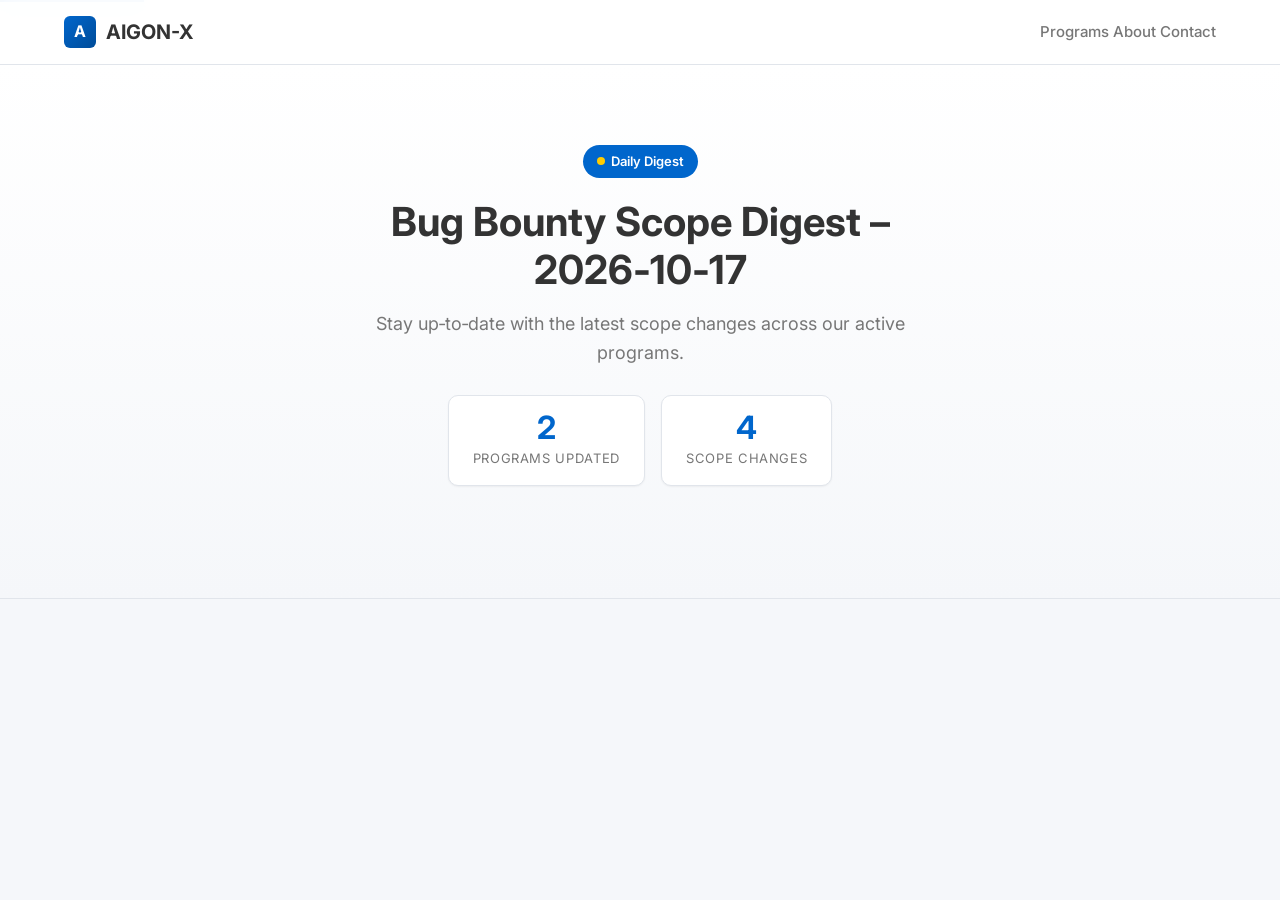
<file: index.html>
<!DOCTYPE html>
<html lang="en">
<head>
  <meta charset="UTF-8">
  <meta name="viewport" content="width=device-width, initial-scale=1.0">
  <meta name="description" content="Daily scope digest for bug bounty programs – 2026-10-17">
  <meta name="keywords" content="bug bounty, scope, Marriott, MercadoLibre, security">
  <meta name="author" content="AIGON-X">
  <meta name="robots" content="index,follow">
  <meta name="theme-color" content="#0066CC">
  <link rel="icon" href="/favicon.ico" type="image/x-icon">
  <title>Bounty Watch — Daily Scope Digest 2026-10-17</title>

  <link rel="preconnect" href="https://fonts.googleapis.com">
  <link rel="preconnect" href="https://fonts.gstatic.com" crossorigin>
  <link href="https://fonts.googleapis.com/css2?family=Inter:wght@400;500;600;700&display=swap" rel="stylesheet">

  <style>
    :root {
      --color-primary: #0066CC;
      --color-primary-hover: #0052A3;
      --color-secondary: #004C99;
      --color-accent: #FFCC00;
      --color-background: #F5F7FA;
      --color-surface: #FFFFFF;
      --color-text: #333333;
      --color-text-muted: #777777;
      --color-border: #E1E5EB;
      --color-success: #1A7F37;
      --color-danger: #C42B1C;
      --color-focus: #0066CC;
      --font-family: "Inter", -apple-system, BlinkMacSystemFont, "Segoe UI", Roboto, sans-serif;
      --container-max: 1200px;
      --gutter: 24px;
      --radius-sm: 6px;
      --radius-md: 10px;
      --radius-lg: 16px;
      --shadow-sm: 0 1px 2px rgba(0,0,0,0.05);
      --shadow-md: 0 4px 12px rgba(0,0,0,0.08);
      --shadow-lg: 0 12px 32px rgba(0,0,0,0.12);
      --transition: 0.2s ease;
    }

    *, *::before, *::after { box-sizing: border-box; margin: 0; padding: 0; }
    html { font-size: 16px; scroll-behavior: smooth; }
    body { font-family: var(--font-family); font-size: 1rem; line-height: 1.6; color: var(--color-text); background: var(--color-background); -webkit-font-smoothing: antialiased; -moz-osx-font-smoothing: grayscale; }

    .skip-link { position: absolute; top: -40px; left: 0; background: var(--color-primary); color: #fff; padding: 8px 16px; z-index: 100; transition: top var(--transition); }
    .skip-link:focus { top: 0; }

    .container { width: 100%; max-width: var(--container-max); margin: 0 auto; padding: 0 var(--gutter); }

    /* Header */
    header { position: sticky; top: 0; z-index: 100; background: rgba(255,255,255,0.95); backdrop-filter: saturate(180%) blur(12px); border-bottom: 1px solid var(--color-border); }
    header .header__inner { display: flex; align-items: center; justify-content: space-between; height: 64px; gap: var(--gutter); }
    .logo { display: flex; align-items: center; gap: 10px; text-decoration: none; color: var(--color-text); font-weight: 700; font-size: 1.25rem; }
    .logo__icon { width: 32px; height: 32px; background: linear-gradient(135deg, var(--color-primary), var(--color-secondary)); border-radius: var(--radius-sm); display: flex; align-items: center; justify-content: center; color: #fff; font-size: 1rem; }
    .nav__link { color: var(--color-text-muted); text-decoration: none; font-weight: 500; font-size: 0.9375rem; transition: color var(--transition); }
    .nav__link:hover, .nav__link:focus-visible { color: var(--color-primary); }

    /* Hero */
    .hero { padding: clamp(48px, 8vw, 80px) 0; background: linear-gradient(180deg, var(--color-surface) 0%, var(--color-background) 100%); border-bottom: 1px solid var(--color-border); }
    .hero__content { text-align: center; max-width: 720px; margin: 0 auto; }
    .hero__badge { display: inline-flex; align-items: center; gap: 6px; padding: 6px 14px; background: var(--color-primary); color: #fff; border-radius: 999px; font-size: 0.8125rem; font-weight: 600; margin-bottom: 20px; }
    .hero__badge::before { content: ""; width: 8px; height: 8px; background: var(--color-accent); border-radius: 50%; animation: pulse 2s infinite; }
    @keyframes pulse { 0%, 100% { opacity: 1; } 50% { opacity: 0.5; } }
    .hero__title { font-size: clamp(2rem, 5vw, 2.5rem); font-weight: 700; line-height: 1.2; color: var(--color-text); margin-bottom: 16px; }
    .hero__subtitle { font-size: clamp(1rem, 2vw, 1.125rem); color: var(--color-text-muted); margin-bottom: 28px; max-width: 560px; margin-left: auto; margin-right: auto; }
    .hero__stats { display: flex; flex-wrap: wrap; justify-content: center; gap: 16px; margin-bottom: 32px; }
    .stat { display: flex; flex-direction: column; align-items: center; padding: 16px 24px; background: var(--color-surface); border: 1px solid var(--color-border); border-radius: var(--radius-md); min-width: 120px; box-shadow: var(--shadow-sm); }
    .stat__value { font-size: clamp(1.5rem, 3vw, 2rem); font-weight: 700; color: var(--color-primary); line-height: 1; }
    .stat__label { font-size: 0.8125rem; color: var(--color-text-muted); margin-top: 4px; text-transform: uppercase; letter-spacing: 0.05em; }
    .hero__cta { display: inline-flex; align-items: center; gap: 10px; padding: 14px 28px; background: var(--color-primary); color: #fff; border-radius: var(--radius-md); font-weight: 600; font-size: 1rem; text-decoration: none; transition: background var(--transition), transform var(--transition), box-shadow var(--transition); box-shadow: var(--shadow-md); }
    .hero__cta:hover { background: var(--color-primary-hover); transform: translateY(-2px); box-shadow: var(--shadow-lg); }
    .hero__cta:focus-visible { outline: 3px solid var(--color-focus); outline-offset: 3px; }

    /* Section */
    .section { padding: clamp(48px, 6vw, 72px) 0; }
    .section__header { text-align: center; margin-bottom: 40px; }
    .section__title { font-size: clamp(1.5rem, 3vw, 2rem); font-weight: 700; color: var(--color-text); margin-bottom: 8px; }
    .section__description { color: var(--color-text-muted); font-size: 1rem; }

    /* Cards Grid */
    .cards { display: grid; grid-template-columns: repeat(auto-fit, minmax(320px, 1fr)); gap: var(--gutter); }
    .card { background: var(--color-surface); border: 1px solid var(--color-border); border-radius: var(--radius-lg); padding: 28px; transition: transform var(--transition), box-shadow var(--transition), border-color var(--transition); }
    .card:hover { transform: translateY(-4px); box-shadow: var(--shadow-lg); border-color: var(--color-primary); }
    .card__header { display: flex; align-items: flex-start; justify-content: space-between; gap: 16px; margin-bottom: 20px; }
    .card__program { display: flex; align-items: center; gap: 12px; }
    .card__avatar { width: 48px; height: 48px; border-radius: var(--radius-md); background: linear-gradient(135deg, var(--color-primary), var(--color-secondary)); display: flex; align-items: center; justify-content: center; color: #fff; font-weight: 700; font-size: 1.125rem; flex-shrink: 0; }
    .card__info { flex: 1; min-width: 0; }
    .card__name { font-size: 1.125rem; font-weight: 600; color: var(--color-text); margin-bottom: 4px; }
    .card__handle { font-size: 0.875rem; color: var(--color-text-muted); }
    .card__link { display: inline-flex; align-items: center; gap: 6px; padding: 8px 14px; background: transparent; border: 1px solid var(--color-border); border-radius: var(--radius-sm); color: var(--color-primary); font-size: 0.875rem; font-weight: 500; text-decoration: none; transition: background var(--transition), color var(--transition); }
    .card__link:hover, .card__link:focus-visible { background: var(--color-primary); color: #fff; }

    /* Footer */
    footer { background: var(--color-surface); border-top: 1px solid var(--color-border); padding: 32px 0; text-align: center; font-size: 0.875rem; color: var(--color-text-muted); }
    footer a { color: var(--color-primary); text-decoration: none; }
    footer a:hover, footer a:focus-visible { text-decoration: underline; }

    /* Accessibility */
    :focus-visible { outline: 3px solid var(--color-focus); outline-offset: 3px; }
    @media (prefers-reduced-motion: reduce) { *, *::before, *::after { animation-duration: 0s !important; transition-duration: 0s !important; } }
  </style>
</head>
<body>
  <a href="#main" class="skip-link">Skip to content</a>

  <header>
    <div class="container header__inner">
      <a href="/" class="logo" aria-label="AIGON-X Home">
        <span class="logo__icon" aria-hidden="true">A</span>
        <span>AIGON-X</span>
      </a>
      <nav aria-label="Main navigation">
        <a href="#programs" class="nav__link">Programs</a>
        <a href="#about" class="nav__link">About</a>
        <a href="#contact" class="nav__link">Contact</a>
      </nav>
    </div>
  </header>

  <main id="main">
    <section class="hero">
      <div class="container hero__content">
        <span class="hero__badge">Daily Digest</span>
        <h1 class="hero__title">Bug Bounty Scope Digest – 2026‑10‑17</h1>
        <p class="hero__subtitle">Stay up‑to‑date with the latest scope changes across our active programs.</p>
        <div class="hero__stats">
          <div class="stat">
            <div class="stat__value">2</div>
            <div class="stat__label">Programs Updated</div>
          </div>
          <div class="stat">
            <div class="stat__value">4</div>
            <div class="stat__label">Scope Changes</div>
</file>
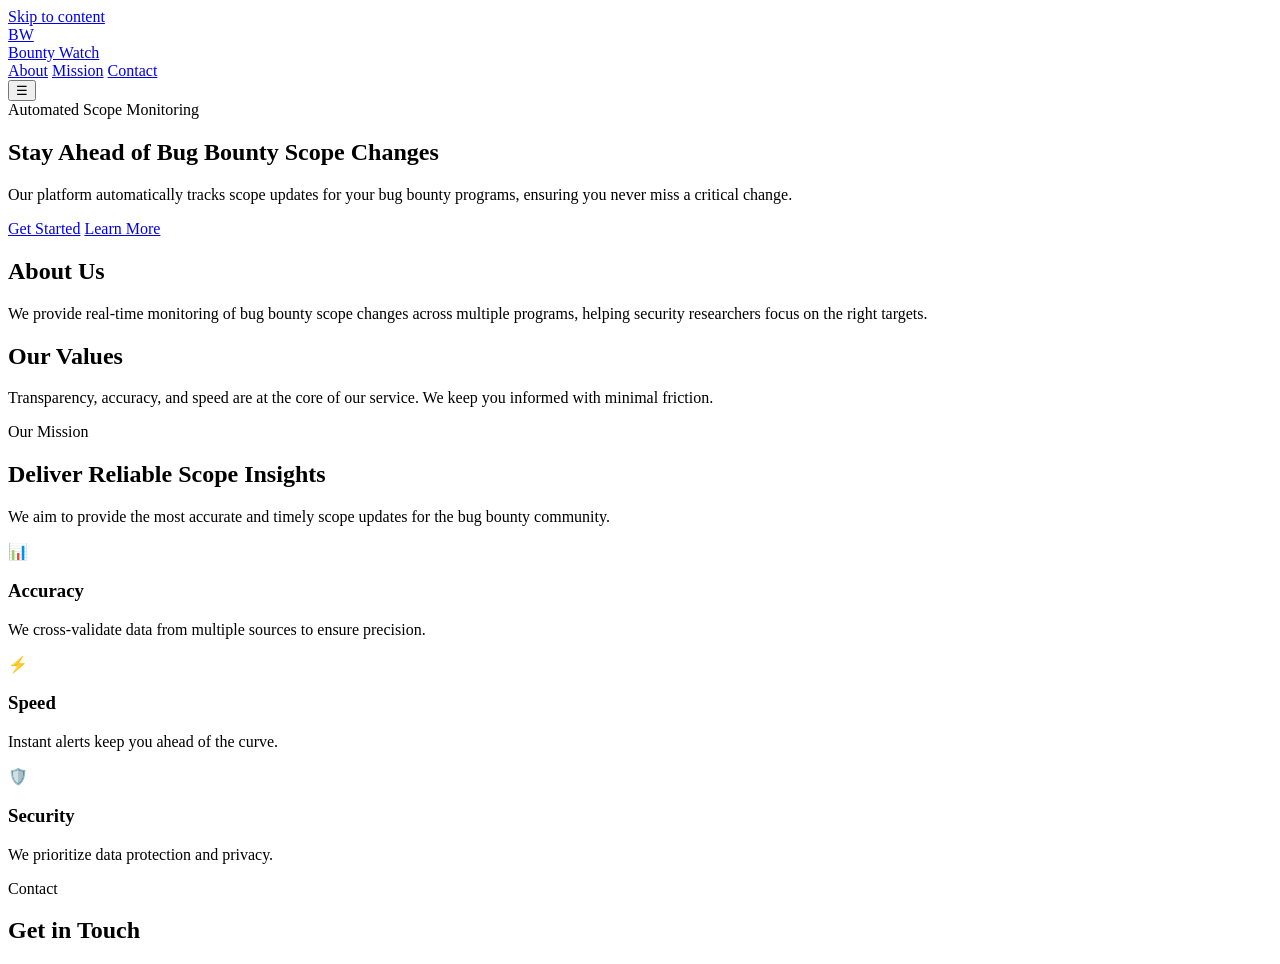
<file: about.html>
<!DOCTYPE html>
<html lang="en">
<head>
  <meta charset="UTF-8">
  <meta http-equiv="Content-Security-Policy" content="default-src 'self'; style-src 'self' https://fonts.googleapis.com; font-src https://fonts.gstatic.com; script-src 'self'">
  <meta name="viewport" content="width=device-width, initial-scale=1.0">
  <meta name="description" content="Bounty Watch - Automated bug bounty scope monitoring. Learn about our mission, team, and commitment to helping security researchers stay ahead of scope changes.">
  <meta name="theme-color" content="#0066CC">
  <title>About Us | Bounty Watch</title>
  <link rel="preconnect" href="https://fonts.googleapis.com">
  <link rel="preconnect" href="https://fonts.gstatic.com" crossorigin>
  <link href="https://fonts.googleapis.com/css2?family=Inter:wght@400;500;600;700&display=swap" rel="stylesheet">
  <style>
    :root {
      --color-primary: #0066CC;
      --color-primary-hover: #0052A3;
      --color-secondary: #004C99;
      --color-accent: #FFCC00;
      --color-background: #F5F7FA;
      --color-surface: #FFFFFF;
      --color-text: #333333;
      --color-text-muted: #777777;
      --color-border: #E1E5EB;
      --font-family: "Inter", -apple-system, BlinkMacSystemFont, "Segoe UI", Roboto, sans-serif;
      --container-max: 1200px;
      --gutter: 24px;
      --radius: 8px;
      --shadow-sm: 0 1px 2px rgba(0,0,0,0.05);
      --shadow-md: 0 4px 12px rgba(0,0,0,0.08);
      --shadow-lg: 0 12px 24px rgba(0,0,0,0.12);
      --transition: 0.2s ease;
    }

    *, *::before, *::after { box-sizing: border-box; margin: 0; padding: 0; }

    html { scroll-behavior: smooth; -webkit-text-size-adjust: 100%; }

    body {
      font-family: var(--font-family);
      font-size: clamp(0.875rem, 0.875rem + 0.15vw, 1rem);
      line-height: 1.6;
      color: var(--color-text);
      background-color: var(--color-background);
      -webkit-font-smoothing: antialiased;
      -moz-osx-font-smoothing: grayscale;
    }

    .skip-link {
      position: absolute; top: -100%; left: 50%; transform: translateX(-50%);
      background: var(--color-primary); color: white; padding: 12px 24px;
      border-radius: var(--radius); z-index: 10000; text-decoration: none;
      font-weight: 500; transition: top var(--transition);
    }
    .skip-link:focus { top: var(--gutter); }

    .container { width: 100%; max-width: var(--container-max); margin: 0 auto; padding: 0 var(--gutter); }

    /* Header */
    .header { position: sticky; top: 0; z-index: 100; background: var(--color-surface); border-bottom: 1px solid var(--color-border); box-shadow: var(--shadow-sm); }
    .header-inner { display: flex; align-items: center; justify-content: space-between; height: 64px; gap: var(--gutter); }
    .logo { display: flex; align-items: center; gap: 10px; text-decoration: none; color: var(--color-text); }
    .logo-icon { width: 32px; height: 32px; background: var(--color-primary); border-radius: 8px; display: flex; align-items: center; justify-content: center; color: white; font-weight: 700; font-size: 1.125rem; }
    .logo-text { font-weight: 700; font-size: clamp(1.125rem, 1.125rem + 0.2vw, 1.25rem); letter-spacing: -0.02em; }
    .nav { display: none; gap: 8px; }
    .nav-link { padding: 10px 16px; border-radius: var(--radius); color: var(--color-text-muted); text-decoration: none; font-weight: 500; font-size: 0.875rem; transition: all var(--transition); }
    .nav-link:hover, .nav-link:focus { color: var(--color-primary); background: rgba(0,102,204,0.08); outline: none; }
    .nav-link:focus-visible { outline: 2px solid var(--color-primary); outline-offset: 2px; }
    .nav-link.active { color: var(--color-primary); background: rgba(0,102,204,0.1); }
    .header-cta { display: none; }
    .mobile-menu-btn { display: flex; align-items: center; justify-content: center; width: 40px; height: 40px; border: none; background: transparent; border-radius: var(--radius); cursor: pointer; color: var(--color-text); transition: background var(--transition); }
    .mobile-menu-btn:hover { background: var(--color-background); }
    .mobile-menu-btn:focus-visible { outline: 2px solid var(--color-primary); outline-offset: 2px; }

    @media (min-width: 768px) {
      .nav { display: flex; }
      .header-cta { display: inline-flex; }
      .mobile-menu-btn { display: none; }
    }

    .btn { display: inline-flex; align-items: center; justify-content: center; gap: 8px; padding: 12px 24px; border-radius: var(--radius); font-weight: 600; font-size: 0.875rem; text-decoration: none; border: none; cursor: pointer; transition: all var(--transition); white-space: nowrap; }
    .btn:focus-visible { outline: 2px solid var(--color-primary); outline-offset: 2px; }
    .btn-primary { background: var(--color-primary); color: white; }
    .btn-primary:hover { background: var(--color-primary-hover); transform: translateY(-1px); box-shadow: var(--shadow-md); }
    .btn-secondary { background: var(--color-surface); color: var(--color-primary); border: 2px solid var(--color-primary); }
    .btn-secondary:hover { background: rgba(0,102,204,0.08); }

    /* Hero */
    .hero { padding: clamp(60px, 8vw, 100px) 0; background: linear-gradient(180deg, var(--color-surface) 0%, var(--color-background) 100%); border-bottom: 1px solid var(--color-border); }
    .hero-inner { text-align: center; max-width: 800px; margin: 0 auto; }
    .hero-badge { display: inline-flex; align-items: center; gap: 8px; padding: 6px 14px; background: rgba(0,102,204,0.1); color: var(--color-primary); border-radius: 999px; font-size: 0.75rem; font-weight: 600; text-transform: uppercase; letter-spacing: 0.05em; margin-bottom: 24px; }
    .hero h1 { font-size: clamp(2rem, 2rem + 2vw, 3rem); font-weight: 700; line-height: 1.2; letter-spacing: -0.02em; color: var(--color-text); margin-bottom: 16px; }
    .hero p { font-size: clamp(1rem, 1rem + 0.5vw, 1.25rem); color: var(--color-text-muted); max-width: 600px; margin: 0 auto 32px; }
    .hero-actions { display: flex; flex-wrap: wrap; gap: 12px; justify-content: center; }

    /* Section */
    .section { padding: clamp(60px, 8vw, 100px) 0; }
    .section-header { text-align: center; max-width: 700px; margin: 0 auto clamp(40px, 5vw, 60px); }
    .section-label { display: inline-block; font-size: 0.75rem; font-weight: 600; text-transform: uppercase; letter-spacing: 0.1em; color: var(--color-primary); margin-bottom: 12px; }
    .section-title { font-size: clamp(1.75rem, 1.75rem + 1vw, 2.25rem); font-weight: 700; line-height: 1.3; letter-spacing: -0.02em; color: var(--color-text); margin-bottom: 12px; }
    .section-desc { font-size: clamp(1rem, 1rem + 0.25vw, 1.125rem); color: var(--color-text-muted); }

    /* Mission */
    .mission { background: var(--color-surface); }
    .mission-grid { display: grid; gap: clamp(24px, 3vw, 32px); }
    @media (min-width: 768px) { .mission-grid { grid-template-columns: repeat(3, 1fr); } }
    .mission-card { padding: 32px; background: var(--color-background); border-radius: var(--radius); border: 1px solid var(--color-border); transition: all var(--transition); }
    .mission-card:hover { border-color: var(--color-primary); box-shadow: var(--shadow-md); transform: translateY(-2px); }
    .mission-icon { width: 48px; height: 48px; background: var(--color-primary); border-radius: 12px; display: flex; align-items: center; justify-content: center; color: white; margin-bottom: 20px; flex-shrink: 0; }
    .mission-card h3 { font-size: 1.25rem; font-weight: 600; color: var(--color-text); margin-bottom: 12px; }
    .mission-card p { color: var(--color-text-muted); font-size: 0.9375rem; line-height: 1.7; }

    /* About */
    .about { background: var(--color-background); }
    .about-grid { display: grid; gap: clamp(32px, 4vw, 48px); align-items: start; }
    @media (min-width: 992px) { .about-grid { grid-template-columns: 1fr 1fr; } }
    .about-content h2 { font-size: clamp(1.75rem, 1.75rem + 0.5vw, 2rem); font-weight: 700; line-height: 1.3; margin-bottom: 20px; }
    .about-content p { color: var(--color-text-muted); font-size: 1rem; line-height: 1.6; }

    /* Footer */
    .footer { background: var(--color-surface); padding: clamp(40px, 5vw, 60px) 0; border-top: 1px solid var(--color-border); }
    .footer-inner { display: flex; flex-direction: column; align-items: center; gap: 16px; }
    .footer p { font-size: 0.875rem; color: var(--color-text-muted); text-align: center; }
  </style>
</head>
<body>
  <a href="#main" class="skip-link">Skip to content</a>

  <header class="header" role="banner">
    <div class="container header-inner">
      <a href="/" class="logo" aria-label="Bounty Watch home">
        <div class="logo-icon" aria-hidden="true">BW</div>
        <div class="logo-text">Bounty Watch</div>
      </a>
      <nav class="nav" aria-label="Primary navigation">
        <a href="#about" class="nav-link">About</a>
        <a href="#mission" class="nav-link">Mission</a>
        <a href="#contact" class="nav-link">Contact</a>
      </nav>
      <button class="mobile-menu-btn" aria-label="Toggle menu" aria-expanded="false" aria-controls="mobile-menu">
        ☰
      </button>
    </div>
  </header>

  <main id="main" class="container">
    <section class="hero" role="region" aria-labelledby="hero-title">
      <div class="hero-inner">
        <div class="hero-badge">Automated Scope Monitoring</div>
        <h1 id="hero-title">Stay Ahead of Bug Bounty Scope Changes</h1>
        <p>Our platform automatically tracks scope updates for your bug bounty programs, ensuring you never miss a critical change.</p>
        <div class="hero-actions">
          <a href="#contact" class="btn btn-primary">Get Started</a>
          <a href="#about" class="btn btn-secondary">Learn More</a>
        </div>
      </div>
    </section>

    <section id="about" class="section about" role="region" aria-labelledby="about-title">
      <div class="container about-grid">
        <div class="about-content">
          <h2 id="about-title">About Us</h2>
          <p>We provide real‑time monitoring of bug bounty scope changes across multiple programs, helping security researchers focus on the right targets.</p>
        </div>
        <div class="about-content">
          <h2>Our Values</h2>
          <p>Transparency, accuracy, and speed are at the core of our service. We keep you informed with minimal friction.</p>
        </div>
      </div>
    </section>

    <section id="mission" class="section mission" role="region" aria-labelledby="mission-title">
      <div class="container">
        <div class="section-header">
          <span class="section-label">Our Mission</span>
          <h2 id="mission-title">Deliver Reliable Scope Insights</h2>
          <p class="section-desc">We aim to provide the most accurate and timely scope updates for the bug bounty community.</p>
        </div>
        <div class="mission-grid">
          <div class="mission-card">
            <div class="mission-icon" aria-hidden="true">📊</div>
            <h3>Accuracy</h3>
            <p>We cross‑validate data from multiple sources to ensure precision.</p>
          </div>
          <div class="mission-card">
            <div class="mission-icon" aria-hidden="true">⚡</div>
            <h3>Speed</h3>
            <p>Instant alerts keep you ahead of the curve.</p>
          </div>
          <div class="mission-card">
            <div class="mission-icon" aria-hidden="true">🛡️</div>
            <h3>Security</h3>
            <p>We prioritize data protection and privacy.</p>
          </div>
        </div>
      </div>
    </section>

    <section id="contact" class="section" role="region" aria-labelledby="contact-title">
      <div class="container">
        <div class="section-header">
          <span class="section-label">Contact</span>
          <h2 id="contact-title">Get in Touch</h2>
          <p class="section-desc">
</file>
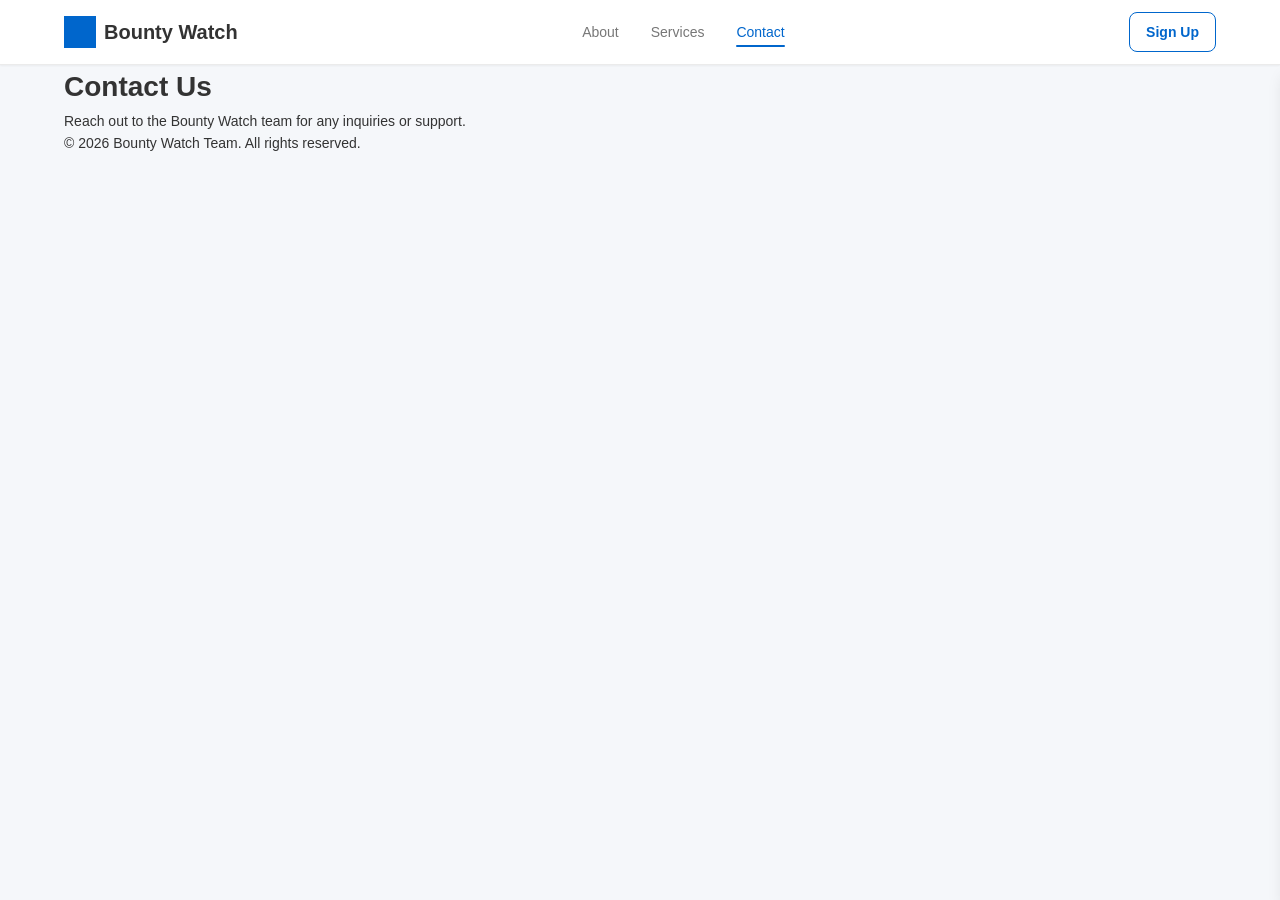
<file: contact.html>
<!DOCTYPE html>
<html lang="en" class="no-js">
<head>
  <meta charset="utf-8">
  <meta http-equiv="X-UA-Compatible" content="IE=edge">
  <meta name="viewport" content="width=device-width, initial-scale=1">
  <meta name="description" content="Contact Bounty Watch – Get in touch with the team behind the bug bounty scope monitoring platform.">
  <meta name="keywords" content="bug bounty, scope monitoring, contact, Bounty Watch">
  <meta name="author" content="Bounty Watch Team">
  <meta name="format-detection" content="telephone=no">
  <meta name="robots" content="index,follow">
  <meta name="theme-color" content="#0066CC">
  <meta http-equiv="Content-Security-Policy" content="default-src 'self'; script-src 'self'; style-src 'self' 'unsafe-inline'; font-src 'self' https://fonts.gstatic.com;">
  <link rel="canonical" href="https://abdulsalam-create.github.io/bounty-watch/contact.html">
  <link rel="alternate" hreflang="en" href="https://abdulsalam-create.github.io/bounty-watch/contact.html">
  <link rel="icon" href="/favicon.ico" type="image/x-icon">
  <link rel="apple-touch-icon" href="/apple-touch-icon.png">
  <link rel="manifest" href="/site.webmanifest">
  <link rel="preconnect" href="https://fonts.googleapis.com">
  <link rel="preconnect" href="https://fonts.gstatic.com" crossorigin>
  <link href="https://fonts.googleapis.com/css2?family=Inter:wght@400;500;600;700&display=swap" rel="stylesheet">
  <title>Contact Us | Bounty Watch</title>
  <style>
    :root {
      --color-primary: #0066CC;
      --color-secondary: #004C99;
      --color-accent: #FFCC00;
      --color-background: #F5F7FA;
      --color-text: #333333;
      --color-muted: #777777;
      --color-white: #FFFFFF;
      --color-error: #DC2626;
      --color-success: #16A34A;
      --font-family: "Inter", sans-serif;
      --container-max: 1200px;
      --gutter: 24px;
      --radius: 8px;
      --shadow-sm: 0 1px 2px rgba(0,0,0,0.05);
      --shadow-md: 0 4px 6px -1px rgba(0,0,0,0.1), 0 2px 4px -2px rgba(0,0,0,0.1);
      --shadow-lg: 0 10px 15px -3px rgba(0,0,0,0.1), 0 4px 6px -4px rgba(0,0,0,0.1);
      --transition: 0.2s ease;
    }

    *, *::before, *::after { box-sizing: border-box; margin: 0; padding: 0; }

    html { scroll-behavior: smooth; -webkit-text-size-adjust: 100%; }

    body {
      font-family: var(--font-family);
      font-size: clamp(0.875rem, 0.875rem + 0vw, 1rem);
      line-height: 1.6;
      color: var(--color-text);
      background-color: var(--color-background);
      -webkit-font-smoothing: antialiased;
      -moz-osx-font-smoothing: grayscale;
    }

    .container { width: 100%; max-width: var(--container-max); margin: 0 auto; padding: 0 var(--gutter); }

    .visually-hidden { position: absolute; width: 1px; height: 1px; padding: 0; margin: -1px; overflow: hidden; clip: rect(0,0,0,0); white-space: nowrap; border: 0; }

    /* Header */
    .header { position: sticky; top: 0; z-index: 100; background: var(--color-white); border-bottom: 1px solid rgba(0,0,0,0.08); box-shadow: var(--shadow-sm); }

    .header__inner { display: flex; align-items: center; justify-content: space-between; height: 64px; gap: var(--gutter); }

    .header__logo { display: flex; align-items: center; gap: 8px; text-decoration: none; color: var(--color-text); font-weight: 700; font-size: clamp(1.125rem, 1rem + 0.5vw, 1.25rem); }

    .header__logo svg { width: 32px; height: 32px; color: var(--color-primary); flex-shrink: 0; }

    .header__nav { display: none; gap: 32px; }

    .header__nav-link { color: var(--color-muted); text-decoration: none; font-weight: 500; font-size: 0.875rem; transition: color var(--transition); position: relative; padding: 4px 0; }

    .header__nav-link:hover, .header__nav-link:focus { color: var(--color-primary); outline: none; }
    .header__nav-link:focus-visible { outline: 2px solid var(--color-primary); outline-offset: 4px; border-radius: 4px; }

    .header__nav-link--active { color: var(--color-primary); }
    .header__nav-link--active::after { content: ''; position: absolute; bottom: 0; left: 0; right: 0; height: 2px; background: var(--color-primary); border-radius: 2px; }

    .header__cta { display: none; align-items: center; gap: 12px; }

    .header__cta-link { color: var(--color-primary); text-decoration: none; font-weight: 600; font-size: 0.875rem; padding: 8px 16px; border: 1px solid var(--color-primary); border-radius: var(--radius); transition: all var(--transition); }

    .header__cta-link:hover { background: var(--color-primary); color: var(--color-white); }
    .header__cta-link:focus-visible { outline: 2px solid var(--color-primary); outline-offset: 2px; }

    .header__menu-btn { display: flex; align-items: center; justify-content: center; width: 40px; height: 40px; background: none; border: none; cursor: pointer; padding: 0; color: var(--color-text); }

    .header__menu-btn:focus-visible { outline: 2px solid var(--color-primary); outline-offset: 2px; border-radius: var(--radius); }

    @media (min-width: 768px) {
      .header__nav { display: flex; }
      .header__cta { display: flex; }
      .header__menu-btn { display: none; }
    }

    /* Mobile Menu */
    .mobile-menu { position: fixed; top: 64px; left: 0; right: 0; bottom: 0; background: var(--color-white); z-index: 99; padding: var(--gutter); display: flex; flex-direction: column; gap: 24px; transform: translateX(100%); transition: transform 0.3s ease; box-shadow: var(--shadow-lg); }

    .mobile-menu--open { transform: translateX(0); }

    .mobile-menu__link { display: block; padding: 16px 0; font-size: 1.125rem; font-weight: 500; color: var(--color-text); text-decoration: none; border-bottom: 1px solid rgba(0,0,0,0.08); }

    .mobile-menu__link:hover { color: var(--color-primary); }

    .mobile-menu__cta { display: inline-block; text-align: center; padding: 14px 24px; background: var(--color-primary); color: var(--color-white); font-weight: 600; text-decoration: none; border-radius: var(--radius); transition: background var(--transition); }

    .mobile-menu__cta:hover { background: var(--color-accent); }
  </style>
</head>
<body>
  <a href="#main" class="visually-hidden">Skip to main content</a>

  <header class="header" role="banner">
    <div class="header__inner container">
      <a href="/" class="header__logo" aria-label="Bounty Watch Home">
        <!-- SVG logo placeholder -->
        <svg aria-hidden="true" focusable="false" viewBox="0 0 24 24"><rect width="24" height="24" fill="currentColor"/></svg>
        <span>Bounty Watch</span>
      </a>

      <nav class="header__nav" aria-label="Primary navigation">
        <a href="/about.html" class="header__nav-link">About</a>
        <a href="/services.html" class="header__nav-link">Services</a>
        <a href="/contact.html" class="header__nav-link header__nav-link--active">Contact</a>
      </nav>

      <div class="header__cta">
        <a href="/signup.html" class="header__cta-link">Sign Up</a>
      </div>

      <button class="header__menu-btn" aria-label="Open mobile menu" aria-controls="mobile-menu" aria-expanded="false">
        <svg aria-hidden="true" focusable="false" viewBox="0 0 24 24"><path d="M3 6h18M3 12h18M3 18h18" stroke="currentColor" stroke-width="2"/></svg>
      </button>
    </div>
  </header>

  <nav id="mobile-menu" class="mobile-menu" aria-label="Mobile navigation">
    <a href="/about.html" class="mobile-menu__link">About</a>
    <a href="/services.html" class="mobile-menu__link">Services</a>
    <a href="/contact.html" class="mobile-menu__link">Contact</a>
    <a href="/signup.html" class="mobile-menu__cta">Sign Up</a>
  </nav>

  <main id="main" class="container" role="main">
    <h1>Contact Us</h1>
    <p>Reach out to the Bounty Watch team for any inquiries or support.</p>
    <!-- Contact form placeholder -->
  </main>

  <footer class="container" role="contentinfo">
    <p>&copy; 2026 Bounty Watch Team. All rights reserved.</p>
  </footer>

  <script defer>
    /**
     * Toggles the mobile menu visibility.
     * @param {Event} event - The click event from the menu button.
     */
    function toggleMobileMenu(event) {
      /** @type {HTMLElement | null} */
      const menu = document.getElementById('mobile-menu');
      if (!menu) {
        console.error('Mobile menu element not found.');
        return;
      }

      const isOpen = menu.classList.toggle('mobile-menu--open');
      const button = event.currentTarget;
      button.setAttribute('aria-expanded', String(isOpen));

      console.info(`Mobile menu ${isOpen ? 'opened' : 'closed'}.`);
    }

    /**
     * Initializes event listeners for the mobile menu button.
     */
    function initMobileMenu() {
      try {
        const button = document.querySelector('.header__menu-btn');
        if (!button) {
          console.warn('Header menu button not found.');
          return;
        }
        button.addEventListener('click', toggleMobileMenu);
        console.debug('Mobile menu button initialized.');
      } catch (err) {
        console.error('Error initializing mobile menu:', err);
      }
    }

    document.addEventListener('DOMContentLoaded', initMobileMenu);
  </script>
</body>
</html>
</file>
